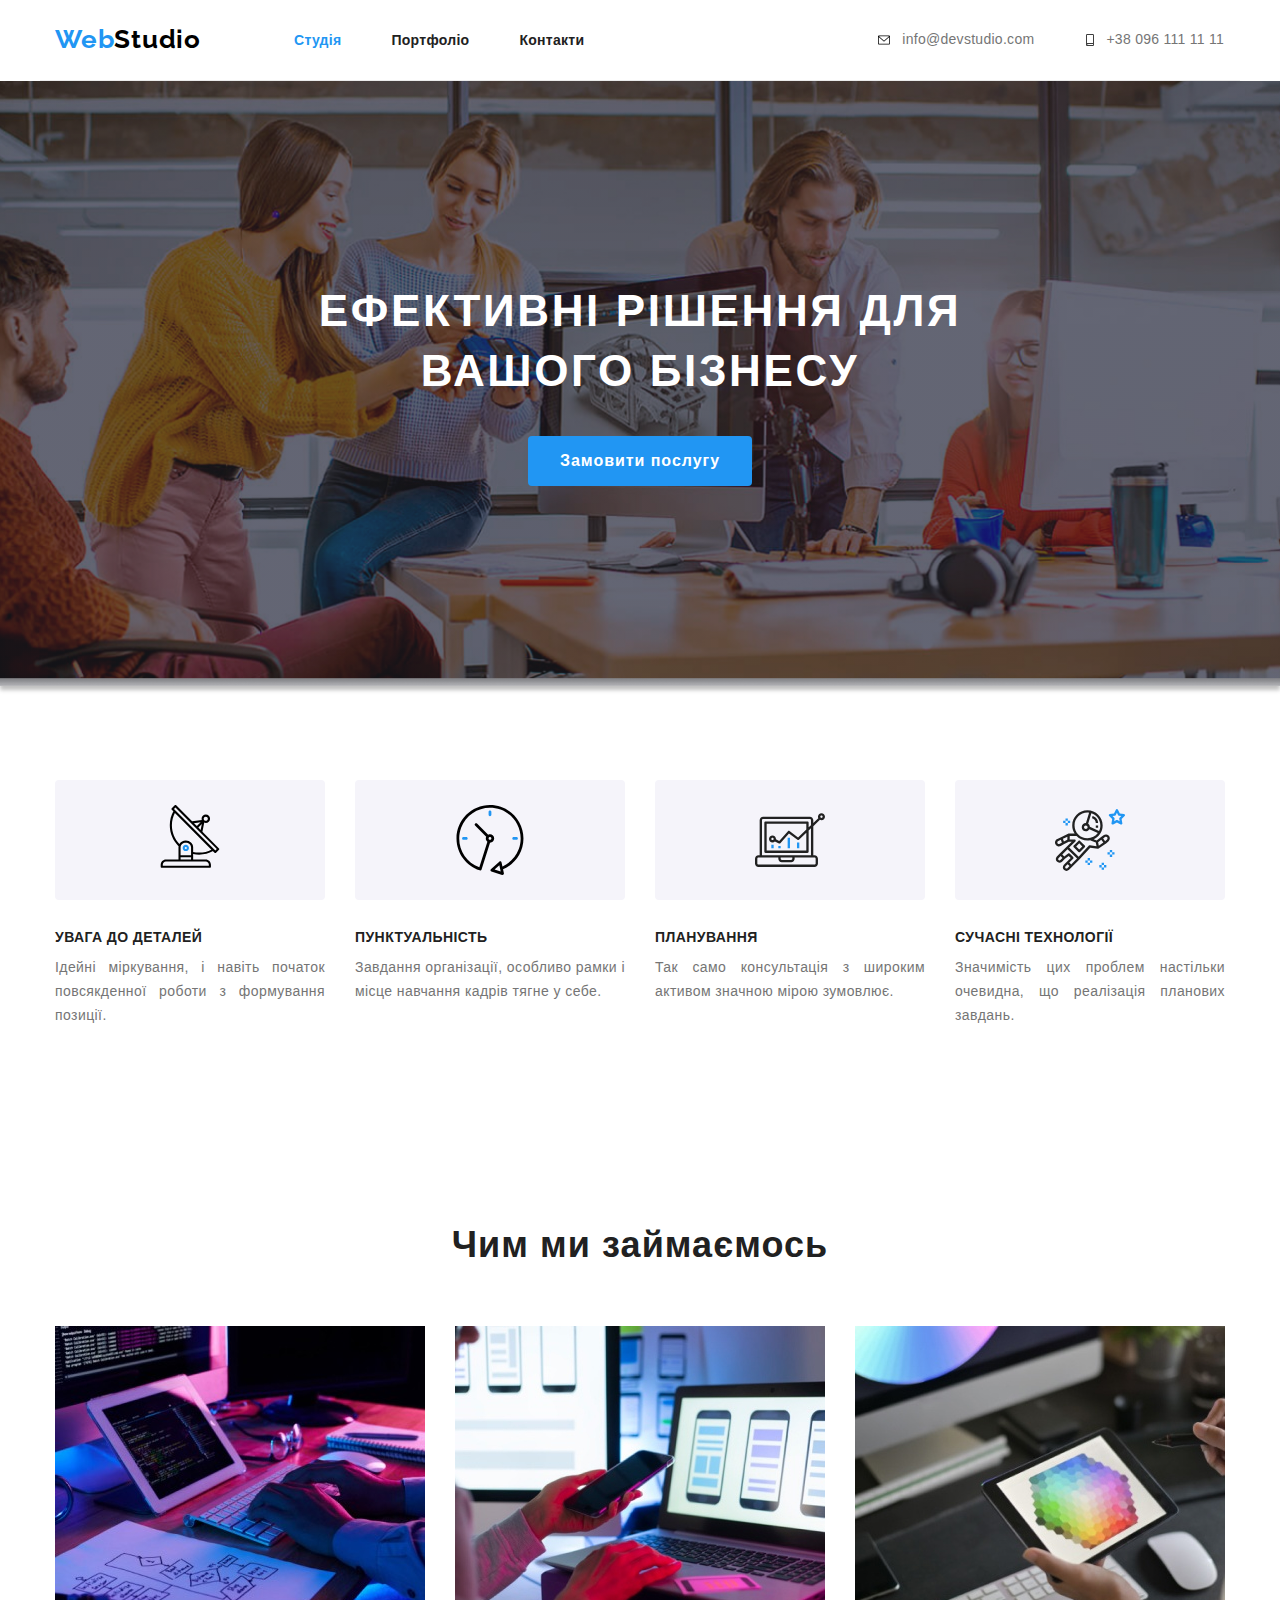
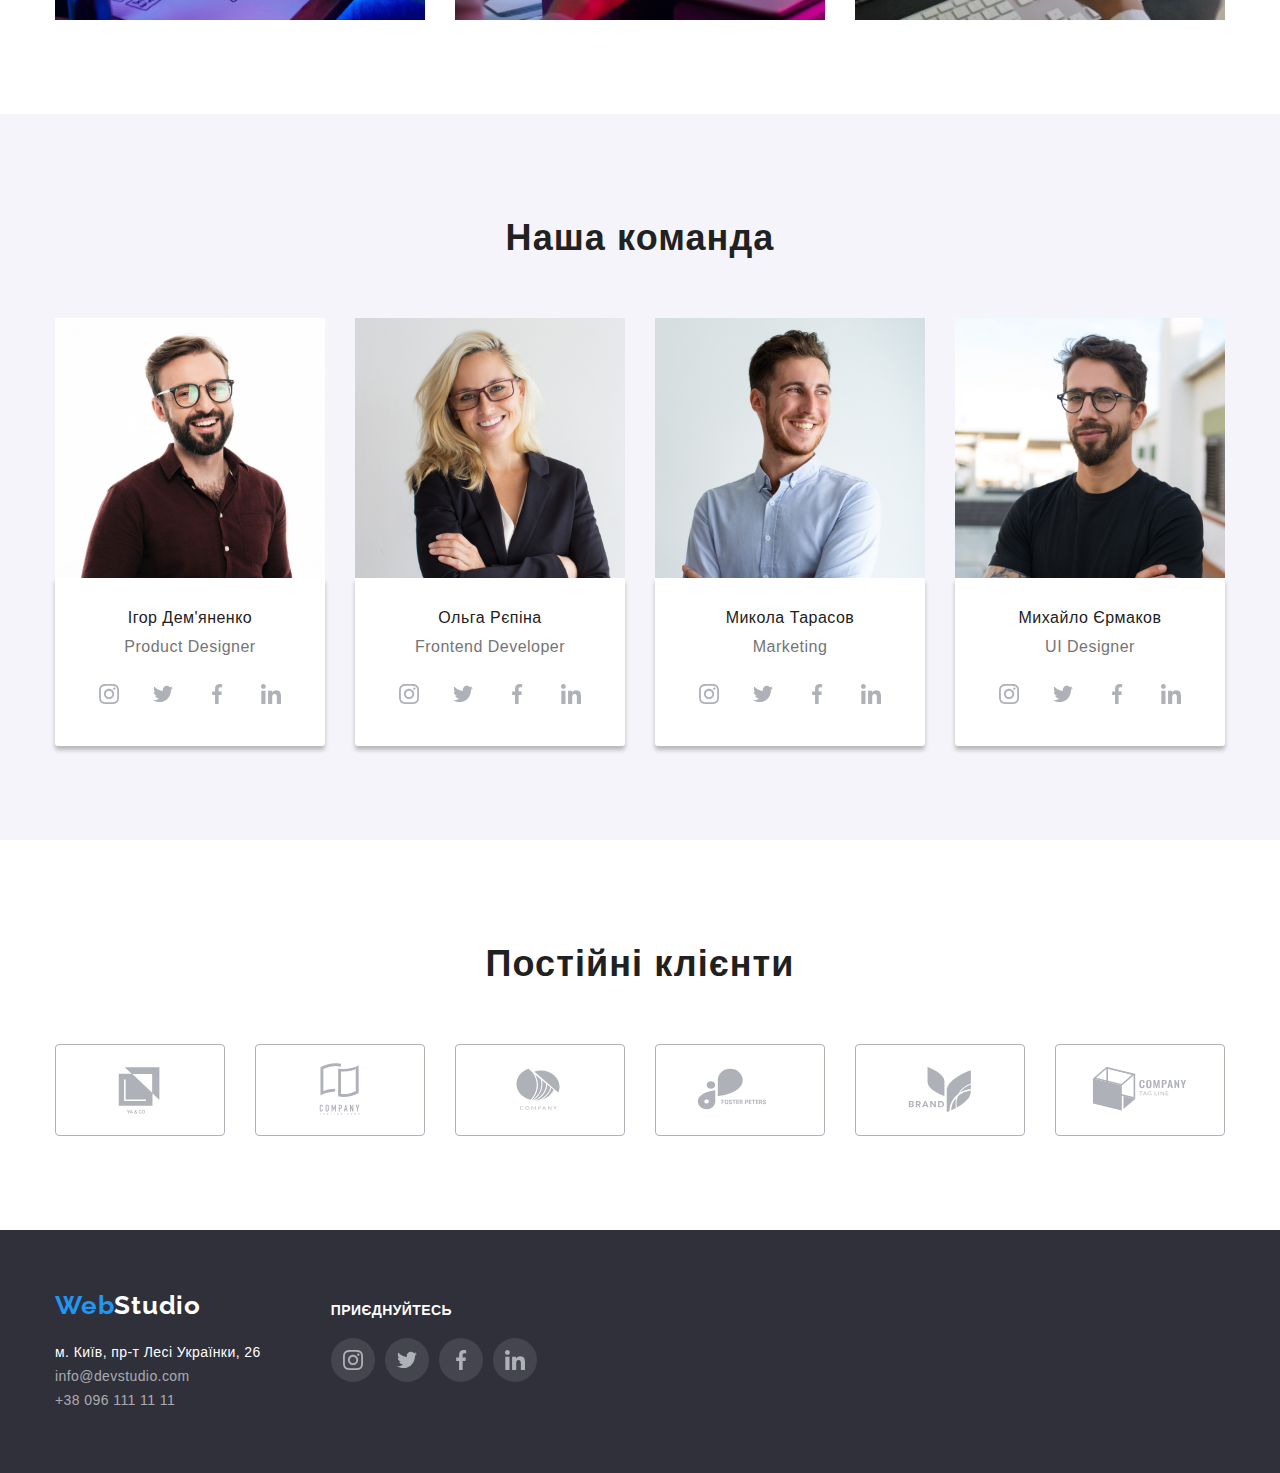
<file: index.html>
<!DOCTYPE html>
<html lang="en">

<head>
  <meta charset="UTF-8" />
  <meta http-equiv="X-UA-Compatible" content="IE=edge" />
  <meta name="viewport" content="width=device-width, initial-scale=1.0" />
  <title>WebStudio</title>
  <link rel="preconnect" href="https://fonts.googleapis.com" />
  <link rel="preconnect" href="https://fonts.gstatic.com" crossorigin />
  <link href="https://fonts.googleapis.com/css2?family=Raleway:wght@700&
    family=Roboto:wght@400;500;700;900&display=swap" rel="stylesheet" />
  <link rel="stylesheet" href="https://cdnjs.cloudflare.com/ajax/libs/modern-normalize/1.1.0/modern-normalize.min.css">
  <link rel="stylesheet" href="./css/styles.css" />
</head>

<body>

  <header class="header container">
    <a href="#" class="link logo">
      <span class="first-part-logo">Web</span><span class="second-part-logo">Studio</span>
    </a>

    <nav class="header-nav">
      <ul class="header-list list">
        <li>
          <a href="./index.html" class="header-link link active">Студія</a>
        </li>

        <li>
          <a href="./portfolio.html" class="header-link link">Портфоліо</a>
        </li>

        <li>
          <a href="#" class="header-link link">Контакти </a>
        </li>
      </ul>
    </nav>

    <div class="contacts">
      <a href="mailto:info@devstudio.com" class="header-contacts link">
        <svg width="16" height="12" class="contact-icon1"> 
          <use href="./images/icons/icons.svg#icon-envelope"></use>
        </svg>
        info@devstudio.com
      </a>
      <a href="tel:+380961111111" class="header-contacts link">
        <svg width="12" height="20" class="contact-icon2"> 
          <use href="./images/icons/icons.svg#icon-smartphone"></use>
        </svg>
        +38 096 111 11 11
      </a>
    </div>
  </header>

  <main>
    <section class="hero">
      <h1 class="hero-title">Ефективні рішення для</br> вашого бізнесу</h1>
      <button type="button" class="hero-btn">Замовити послугу</button>
    </section>
    <section class="section container">
      <ul class="feature-list list">
        <li>
          <div class="icon-box">
            <svg width="70" height="70" class="feature-icons">
              <use href="./images/icons/icons.svg#icon-antenna"></use>
            </svg>
          </div>
          <h3 class="title">Увага до деталей</h3>
          <p class="text">
            Ідейні міркування, і навіть початок повсякденної роботи з
            формування позиції.
          </p>
        </li>
        <li>
          <div class="icon-box">
            <svg width="70" height="70" class="feature-icons">
              <use href="./images/icons/icons.svg#icon-clock"></use>
            </svg>
          </div>
          <h3 class="title">Пунктуальність</h3>
          <p class="text">
            Завдання організації, особливо рамки і місце навчання кадрів тягне
            у себе.
          </p>
        </li>
        <li>
          <div class="icon-box">
            <svg width="70" height="70" class="feature-icons">
              <use href="./images/icons/icons.svg#icon-diagram"></use>
            </svg>
          </div>
          <h3 class="title">Планування</h3>
          <p class="text">
            Так само консультація з широким активом значною мірою зумовлює.
          </p>
        </li>
        <li>
          <div class="icon-box">
            <svg width="70" height="70" class="feature-icons">
              <use href="./images/icons/icons.svg#icon-astronaut"></use>
            </svg>
          </div>
          <h3 class="title">Сучасні технології</h3>
          <p class="text">
            Значимість цих проблем настільки очевидна, що реалізація планових
            завдань.
          </p>
        </li>
      </ul>
    </section>
    <section class="section container our-work">
      <h2 class="section-title">Чим ми займаємось</h2>
      <ul class="list work-item">
        <li>
          <img src="./images/box_1.jpg" alt="приклади робіт" width="370" />
        </li>
        <li>
          <img src="./images/box_2.jpg" alt="приклади робіт" width="370" />
        </li>
        <li>
          <img src="./images/box_3.jpg" alt="приклади робіт" width="370" />
        </li>
      </ul>
    </section>
<!-- Our team -->
    <section class="section-team">
      <div class="section container">
        <h2 class="section-title">Наша команда</h2>
        <ul class="team-list list">
          <li>
            <img src="./images/stuff_1.jpg" alt="наші працівники" width="270" />
            <div class="team-list-item">
              <h3 class="title">Ігор Дем'яненко</h3>
              <p class="text">Product Designer</p>
              <ul class="team-soc-list list">
                <li class="team-soc-item">
                  <a href="#" class="team-soc-link">
                    <svg width="20" height="20" class="team-soc-icon">
                      <use href="./images/icons/icons.svg#icon-instagram"></use>
                    </svg>
                  </a>
                </li>
                <li class="team-soc-item">
                  <a href="#" class="team-soc-link">
                    <svg width="20" height="20" class="team-soc-icon">
                      <use href="./images/icons/icons.svg#icon-twitter"></use>
                    </svg>
                  </a>
                </li>
                <li class="team-soc-item">
                  <a href="#" class="team-soc-link">
                    <svg width="20" height="20" class="team-soc-icon">
                      <use href="./images/icons/icons.svg#icon-facebook"></use>
                    </svg>
                  </a>
                </li>
                <li class="team-soc-item">
                  <a href="#" class="team-soc-link">
                    <svg width="20" height="20" class="team-soc-icon">
                      <use href="./images/icons/icons.svg#icon-linkedin"></use>
                    </svg>
                  </a>
                </li>
              </ul>
            </div>
          </li>
          <li>
            <img src="./images/stuff_2.jpg" alt="наші працівники" width="270" />
            <div class="team-list-item">
              <h3 class="title">Ольга Рєпіна</h3>
              <p class="text">Frontend Developer</p>
              <ul class="team-soc-list list">
                <li class="team-soc-item">
                  <a href="#" class="team-soc-link">
                    <svg width="20" height="20" class="team-soc-icon">
                      <use href="./images/icons/icons.svg#icon-instagram"></use>
                    </svg>
                  </a>
                </li>
                <li class="team-soc-item">
                  <a href="#" class="team-soc-link">
                    <svg width="20" height="20" class="team-soc-icon">
                      <use href="./images/icons/icons.svg#icon-twitter"></use>
                    </svg>
                  </a>
                </li>
                <li class="team-soc-item">
                  <a href="#" class="team-soc-link">
                    <svg width="20" height="20" class="team-soc-icon">
                      <use href="./images/icons/icons.svg#icon-facebook"></use>
                    </svg>
                  </a>
                </li>
                <li class="team-soc-item">
                  <a href="#" class="team-soc-link">
                    <svg width="20" height="20" class="team-soc-icon">
                      <use href="./images/icons/icons.svg#icon-linkedin"></use>
                    </svg>
                  </a>
                </li>
              </ul>
            </div>
          </li>
          <li>
            <img src="./images/stuff_3.jpg" alt="наші працівники" width="270" />
            <div class="team-list-item">
              <h3 class="title">Микола Тарасов</h3>
              <p class="text">Marketing</p>
              <ul class="team-soc-list list">
                <li class="team-soc-item">
                  <a href="#" class="team-soc-link">
                    <svg width="20" height="20" class="team-soc-icon">
                      <use href="./images/icons/icons.svg#icon-instagram"></use>
                    </svg>
                  </a>
                </li>
                <li class="team-soc-item">
                  <a href="#" class="team-soc-link">
                    <svg width="20" height="20" class="team-soc-icon">
                      <use href="./images/icons/icons.svg#icon-twitter"></use>
                    </svg>
                  </a>
                </li>
                <li class="team-soc-item">
                  <a href="#" class="team-soc-link">
                    <svg width="20" height="20" class="team-soc-icon">
                      <use href="./images/icons/icons.svg#icon-facebook"></use>
                    </svg>
                  </a>
                </li>
                <li class="team-soc-item">
                  <a href="#" class="team-soc-link">
                    <svg width="20" height="20" class="team-soc-icon">
                      <use href="./images/icons/icons.svg#icon-linkedin"></use>
                    </svg>
                  </a>
                </li>
              </ul>
            </div>
          </li>
          <li>
            <img src="./images/stuff_4.jpg" alt="наші працівники" width="270" />
            <div class="team-list-item">
              <h3 class="title">Михайло Єрмаков</h3>
              <p class="text">UI Designer</p>
              <ul class="team-soc-list list">
                <li class="team-soc-item">
                  <a href="#" class="team-soc-link">
                    <svg width="20" height="20" class="team-soc-icon">
                      <use href="./images/icons/icons.svg#icon-instagram"></use>
                    </svg>
                  </a>
                </li>
                <li class="team-soc-item">
                  <a href="#" class="team-soc-link">
                    <svg width="20" height="20" class="team-soc-icon">
                      <use href="./images/icons/icons.svg#icon-twitter"></use>
                    </svg>
                  </a>
                </li>
                <li class="team-soc-item">
                  <a href="#" class="team-soc-link">
                    <svg width="20" height="20" class="team-soc-icon">
                      <use href="./images/icons/icons.svg#icon-facebook"></use>
                    </svg>
                  </a>
                </li>
                <li class="team-soc-item">
                  <a href="#" class="team-soc-link">
                    <svg width="20" height="20" class="team-soc-icon">
                      <use href="./images/icons/icons.svg#icon-linkedin"></use>
                    </svg>
                  </a>
                </li>
              </ul>
            </div>
          </li>
        </ul>
      </div>
    </section>
    <!-- section clients -->
    <section class="section-clients">
      <div class="section container">
        <h2 class="section-title clients">Постійні клієнти</h2>
        <ul class="clients-list list">
          <li class="clients-item">
            <a href="#" class="clients-link">
              <svg width="106" height="60" class="clients-icon">
                <use href="./images/icons/icons.svg#icon-logo"></use>
              </svg>
            </a>
          </li>
          <li class="clients-item">
            <a href="#" class="clients-link">
              <svg width="106" height="60" class="clients-icon">
                <use href="./images/icons/icons.svg#icon-logo-1"></use>
              </svg>
            </a>
          </li>
          <li class="clients-item">
            <a href="#" class="clients-link">
              <svg width="106" height="60" class="clients-icon">
                <use href="./images/icons/icons.svg#icon-logo-2"></use>
              </svg>
            </a>
          </li>
          <li class="clients-item">
            <a href="#" class="clients-link">
              <svg width="106" height="60" class="clients-icon">
                <use href="./images/icons/icons.svg#icon-logo-3"></use>
              </svg>
            </a>
          </li>
          <li class="clients-item">
            <a href="#" class="clients-link">
              <svg width="106" height="60" class="clients-icon">
                <use href="./images/icons/icons.svg#icon-logo-4"></use>
              </svg>
            </a>
          </li>
          <li class="clients-item">
            <a href="#" class="clients-link">
              <svg width="106" height="60" class="clients-icon">
                <use href="./images/icons/icons.svg#icon-logo-5"></use>
              </svg>
            </a>
          </li>
        </ul>
      </div>
    </section>


  </main>

  <footer class="footer">
    <div class="container">
      <div>
        <h2 class="footer-logo">
          <span class="first-part-logo">Web</span><span class="second-part-logo">Studio</span>
        </h2>
        <address>
          <p class="address-text">м. Київ, пр-т Лесі Українки, 26</p>
          <a href="mailto:info@devstudio.com" class="footer-mail link">info@devstudio.com</a>
          <a href="tel:+380961111111" class="footer-tel link">+38 096 111 11 11</a>
        </address>
      </div>
      <div class="footer-soc-icons">
              <h3 class="title">приєднуйтесь</h3>
              <div class="team-list-item footer-icon">
              <ul class="team-soc-list list">
                <li class="team-soc-item">
                  <a href="#" class="team-soc-link">
                    <svg width="20" height="20" class="team-soc-icon">
                      <use href="./images/icons/icons.svg#icon-instagram"></use>
                    </svg>
                  </a>
                </li>
                <li class="team-soc-item">
                  <a href="#" class="team-soc-link">
                    <svg width="20" height="20" class="team-soc-icon">
                      <use href="./images/icons/icons.svg#icon-twitter"></use>
                    </svg>
                  </a>
                </li>
                <li class="team-soc-item">
                  <a href="#" class="team-soc-link">
                    <svg width="20" height="20" class="team-soc-icon">
                      <use href="./images/icons/icons.svg#icon-facebook"></use>
                    </svg>
                  </a>
                </li>
                <li class="team-soc-item">
                  <a href="#" class="team-soc-link">
                    <svg width="20" height="20" class="team-soc-icon">
                      <use href="./images/icons/icons.svg#icon-linkedin"></use>
                    </svg>
                  </a>
                </li>
              </ul>
      </div>

    </div>

  </footer>
</body>

</html>


<!--for commit then delate -->
</file>
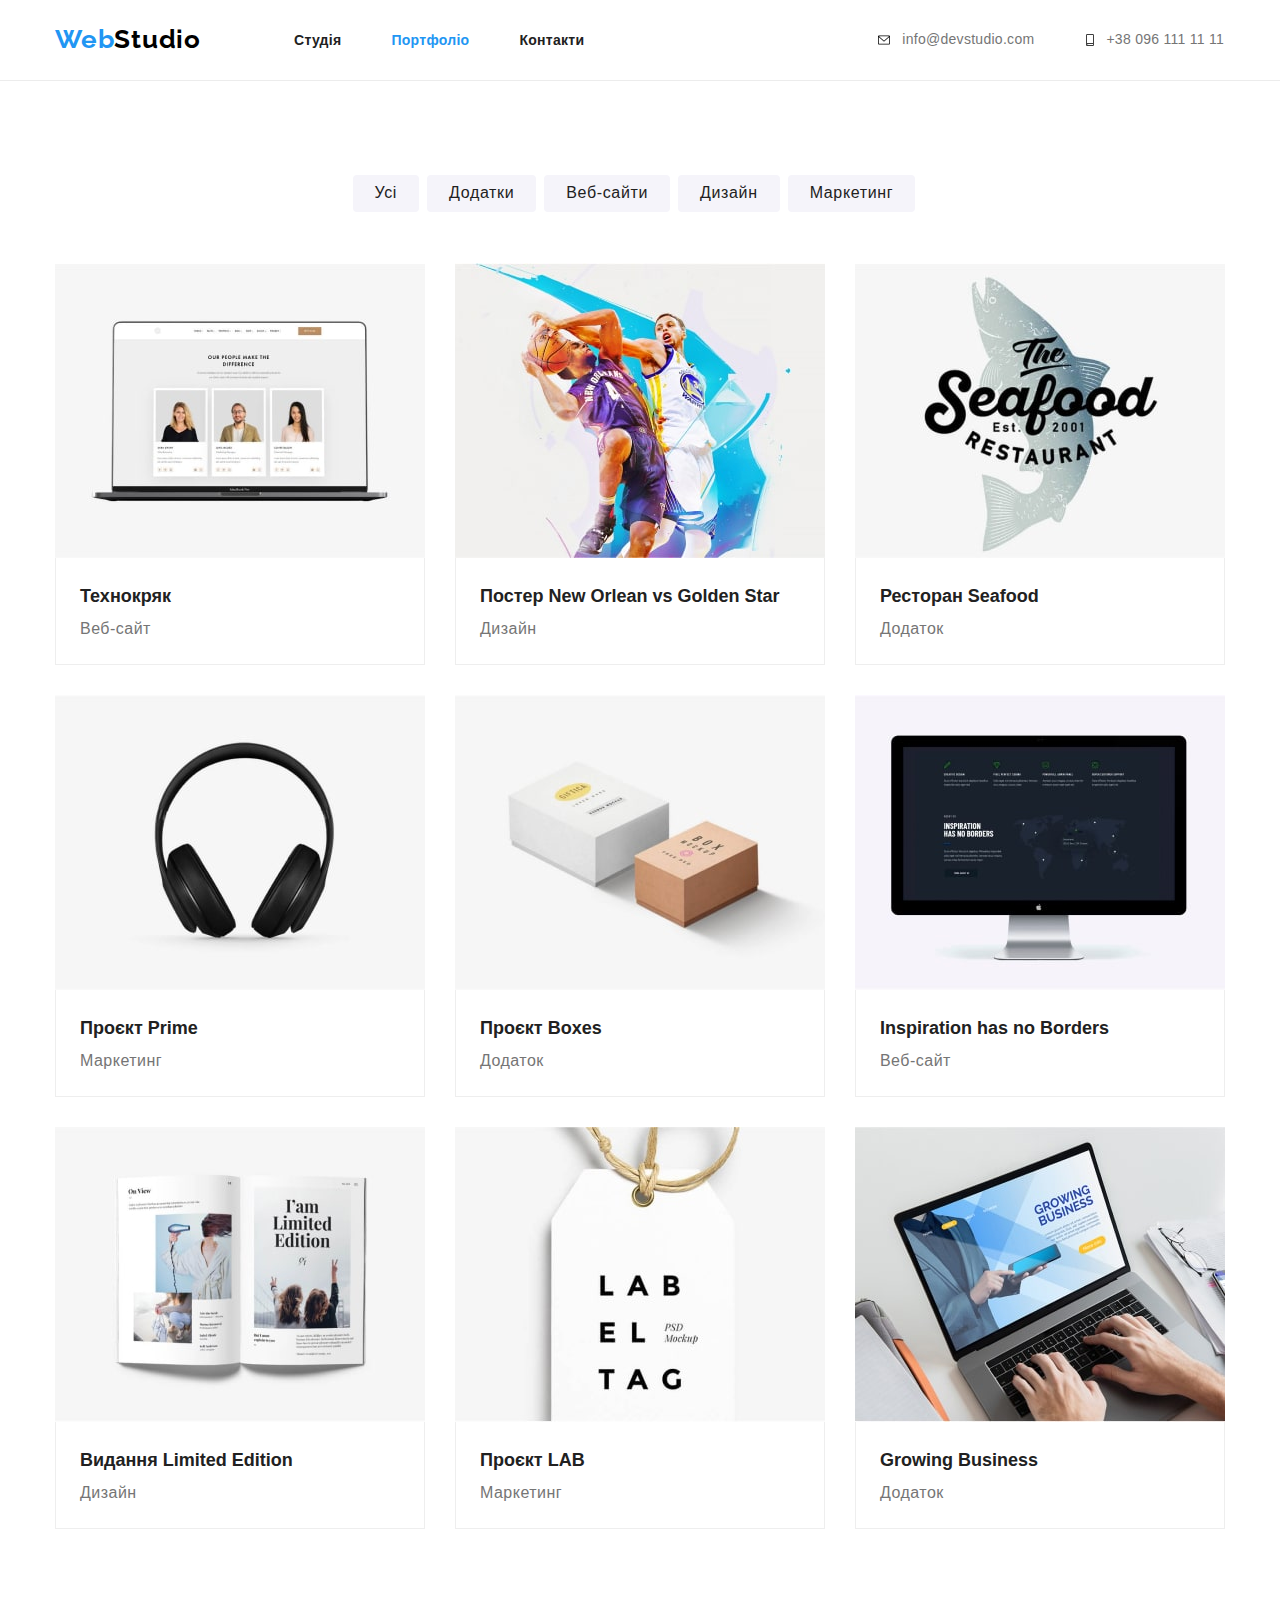
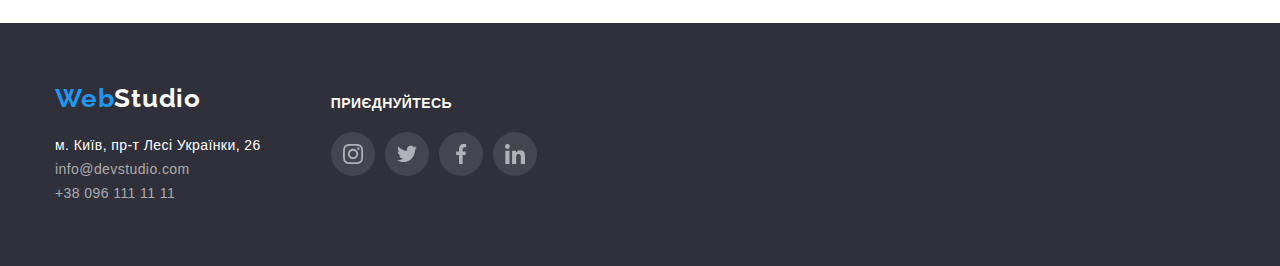
<file: portfolio.html>
<!DOCTYPE html>
<html lang="en">
  <head>
    <meta charset="UTF-8" />
    <meta http-equiv="X-UA-Compatible" content="IE=edge" />
    <meta name="viewport" content="width=device-width, initial-scale=1.0" />
    <title>WebStudio</title>
    <link rel="preconnect" href="https://fonts.googleapis.com" />
    <link rel="preconnect" href="https://fonts.gstatic.com" crossorigin />
    <link
      href="https://fonts.googleapis.com/css2?family=Raleway:wght@700&
    family=Roboto:wght@400;500;700;900&display=swap"
      rel="stylesheet"
    />
    <link rel="stylesheet" href="https://cdnjs.cloudflare.com/ajax/libs/modern-normalize/1.1.0/modern-normalize.min.css">
    <link rel="stylesheet" href="./css/styles.css" />
  </head>
    
  <body>
  
    <!-- Шапка сайта -->
    <header class="header">
      <div class="container">
        <a href="#" class="link logo">
          <span class="first-part-logo">Web</span><span class="second-part-logo">Studio</span>
        </a>

        <nav class="header-nav">
          <ul class="header-list list">
            <li><a href="./index.html" class="header-link link">Студія</a></li>
            <li>
              <a href="./portfolio.html" class="header-link active link">Портфоліо</a>
            </li>
            <li><a href="#" class="header-link link">Контакти </a></li>
          </ul>
        </nav>
        <div class="contacts">
          <a href="mailto:info@devstudio.com" class="header-contacts link">
            <svg width="16" height="12" class="contact-icon1"> 
              <use href="./images/icons/icons.svg#icon-envelope"></use>
            </svg>
            info@devstudio.com
          </a>
          <a href="tel:+380961111111" class="header-contacts link">
            <svg width="12" height="20" class="contact-icon2"> 
              <use href="./images/icons/icons.svg#icon-smartphone"></use>
            </svg>
            +38 096 111 11 11
          </a>
        </div>
    </header>

    <main>
      <section class="section">
        <div class="container">        
          <ul class="project-filter list btn-container">
            <li><button type="button" class="button btn-filter">Усі</button></li>
            <li><button type="button" class="button btn-filter">Додатки</button></li>
            <li><button type="button" class="button btn-filter">Веб-сайти</button></li>
            <li><button type="button" class="button btn-filter">Дизайн</button></li>
            <li><button type="button" class="button btn-filter">Маркетинг</button></li>
          </ul>
        </div>
        <div class="container">
          <ul class="project-list list flex-container">
            <li class="flex-element">
                <img src="./images/portfolio/foto_1.jpg" alt="Макет сайта" width="370"/>
                <div class="project-content">
                  <h3 class="title">Технокряк</h3>
                  <p class="text">Веб-сайт</p>
                </div>
              </li>
            <li class="flex-element">
                <img src="./images/portfolio/foto_2.jpg" alt="Баскетболісти" width="370"/>
                <div class="project-content">
                  <h3 class="title">Постер New Orlean vs Golden Star</h3>
                  <p class="text">Дизайн</p>
                </div>
            </li>
            <li class="flex-element">
                <img src="./images/portfolio/foto_3.jpg" alt="Проект додатку" width="370"/>
                <div class="project-content">
                  <h3 class="title">Ресторан Seafood</h3>
                  <p class="text">Додаток</p>
                </div>
              </li>
            <li class="flex-element">  
                <img src="./images/portfolio/foto_4.jpg" alt="Маркетингові рішення" width="370"/>
               <div class="project-content"> 
                <h3 class="title">Проєкт Prime</h3>
                <p class="text">Маркетинг</p>
              </div>
            </li>
            <li class="flex-element">
                <img src="./images/portfolio/foto_5.jpg" alt="Проект додатку" width="370"/>
                <div class="project-content"> 
                  <h3 class="title">Проєкт Boxes</h3>
                  <p class="text">Додаток</p> 
                </div> 
            </li>
            <li class="flex-element">
                <img src="./images/portfolio/foto_6.jpg" alt="Макет сайта" width="370"/>
                <div class="project-content">
                  <h3 class="title">Inspiration has no Borders</h3>
                  <p class="text">Веб-сайт</p>
                </div>
            </li>
            <li class="flex-element">
                <img src="./images/portfolio/foto_7.jpg" alt="Журнал" width="370"/>
                <div class="project-content">
                  <h3 class="title">Видання Limited Edition</h3>
                <p class="text">Дизайн</p>
                </div>
            </li>
            <li class="flex-element">
                <img src="./images/portfolio/foto_8.jpg" alt="Маркетинговий проект" width="370"/>
                <div class="project-content">
                  <h3 class="title">Проєкт LAB</h3>
                  <p class="text">Маркетинг</p>
                </div>
            </li>
            <li class="flex-element">
                <img src="./images/portfolio/foto_9.jpg" alt="Проект додатку" width="370"/>
               <div class="project-content">
                <h3 class="title">Growing Business</h3>
                <p class="text">Додаток</p>
               </div> 
            </li>
          </ul>
        </div>
        
      </section>
    </main>
    <footer class="footer">
      <div class="container">
        <div>
          <h2 class="footer-logo">
            <span class="first-part-logo">Web</span><span class="second-part-logo">Studio</span>
          </h2>
          <address>
            <p class="address-text">м. Київ, пр-т Лесі Українки, 26</p>
            <a href="mailto:info@devstudio.com" class="footer-mail link">info@devstudio.com</a>
            <a href="tel:+380961111111" class="footer-tel link">+38 096 111 11 11</a>
          </address>
        </div>
        <div class="footer-soc-icons">
                <h3 class="title">приєднуйтесь</h3>
                <div class="team-list-item footer-icon">
                <ul class="team-soc-list list">
                  <li class="team-soc-item">
                    <a href="#" class="team-soc-link">
                      <svg width="20" height="20" class="team-soc-icon">
                        <use href="./images/icons/icons.svg#icon-instagram"></use>
                      </svg>
                    </a>
                  </li>
                  <li class="team-soc-item">
                    <a href="#" class="team-soc-link">
                      <svg width="20" height="20" class="team-soc-icon">
                        <use href="./images/icons/icons.svg#icon-twitter"></use>
                      </svg>
                    </a>
                  </li>
                  <li class="team-soc-item">
                    <a href="#" class="team-soc-link">
                      <svg width="20" height="20" class="team-soc-icon">
                        <use href="./images/icons/icons.svg#icon-facebook"></use>
                      </svg>
                    </a>
                  </li>
                  <li class="team-soc-item">
                    <a href="#" class="team-soc-link">
                      <svg width="20" height="20" class="team-soc-icon">
                        <use href="./images/icons/icons.svg#icon-linkedin"></use>
                      </svg>
                    </a>
                  </li>
                </ul>
        </div>
  
      </div>
  
    </footer>
  </body>
</html>
</file>
<file: css/styles.css>
:root {
  --title-text-color: #212121;
  --accent-color: #2196f3;
  --primary-white-color: #ffffff;
  --primary-black-color: #000000;
  --bg-dark-color: #2f303a;
  --bg-light-grey-color: #f5f4fa;
  --footer-contacts-color: rgba(255, 255, 255, 0.6);
  --icon-logo-border: #afb1b8;
}

body {
  font-family: "roboto", sans-serif;
  color: #757575;
}

.link {
  text-decoration: none;
}

.list {
  list-style-type: none;
}

img {
  display: block;
}

/* --HEADER-- */
.header {
  background-color: #ffffff;
  border-bottom: 1px solid #ececec;
}
.header-nav {
  display: flex;
  align-items: stretch;
}

.container {
  display: flex;
  width: 1200px;
  padding-left: 15px;
  padding-right: 15px;
  margin: auto;
}

.header-container {
  display: flex;
  align-items: center;
}

.logo {
  padding-top: 24px;
  padding-bottom: 25px;
  margin-right: 93px;
}

h1,
h2,
h3,
h4,
h5,
h6,
p,
ul {
  margin-top: 0;
  margin-bottom: 0;
  padding-left: 0;
  padding-right: 0;
  padding-inline-start: 0;
}

.contacts {
  display: inline-flex;
  align-items: center;
  justify-content: center;
}

.header-list {
  display: flex;
  align-items: center;
  margin-right: 292px;
}

.header-list li {
  margin-left: 50px;
}

.header-list li:first-child {
  margin-left: 0;
}

.header-contacts + .header-contacts {
  margin-left: 50px;
}

.section {
  padding-top: 94px;
  padding-bottom: 94px;
}

.btn-container {
  width: 575px;
  display: flex;
  align-items: center;
  margin: 0 auto 51px;
}

.btn-filter {
  padding: 6px 22px;
  margin-right: 8px;
  line-height: 1.56;
  font-size: 16px;
  letter-spacing: 0.04em;
  font-family: "Roboto", sans-serif;
  font-weight: 500;
}

li:nth-last-child(1) .btn-filter {
  margin-right: 0;
}

.flex-container {
  display: flex;
  flex-wrap: wrap;
}

.flex-element {
  width: calc((100% - 60px) / 3);
  margin-right: 30px;
  margin-bottom: 30px;
}
.flex-element:hover,
.flex-element:focus {
  box-shadow: 0px 4px 4px rgba(0, 0, 0, 0.25);
}

.flex-element:nth-child(3n) {
  margin-right: 0;
}

.flex-element:nth-last-child(-n + 3) {
  margin-bottom: 0;
}

.project-content {
  padding: 20px 24px;
  border-left: 1px solid #eeeeee;
  border-right: 1px solid #eeeeee;
  border-bottom: 1px solid #eeeeee;
}

.feature-list {
  display: flex;
  text-align: justify;
}

.feature-list li {
  margin-right: 30px;
}

.feature-list li:last-child {
  margin-right: 0;
}

.container.our-work {
  display: block;
}

.work-item li:last-child {
  margin-right: 0;
}

.work-item {
  display: flex;
}

.work-item li {
  margin-right: 30px;
}

li:nth-last-child(1) .work-item {
  margin-right: 0;
}

.first-part-logo {
  font-family: "Raleway";
  font-style: normal;
  font-weight: 700;
  font-size: 26px;
  line-height: 1.19;
  letter-spacing: 0.03em;
  color: var(--accent-color);
}

.second-part-logo {
  font-family: "Raleway";
  font-style: normal;
  font-weight: 700;
  font-size: 26px;
  line-height: 1.19;
  letter-spacing: 0.03em;
}

.header .second-part-logo {
  color: var(--primary-black-color);
}

.header-link {
  font-weight: 700;
  font-size: 14px;
  line-height: 1.14;
  letter-spacing: 0.02em;
  color: var(--title-text-color);
}

.header-link:hover,
.header-link:focus {
  color: var(--accent-color);
}

.header-link.active {
  color: var(--accent-color);
}

.header-contacts {
  display: flex;
  font-weight: 500;
  font-size: 14px;
  line-height: 1.14;
  letter-spacing: 0.02em;
  color: inherit;
  align-items: center;
}

.header-contacts:hover,
.header-contacts:focus {
  color: var(--accent-color);
}

.contact-icon1 {
  margin-right: 10px;
}

.contact-icon2 {
  margin-right: 10px;
}

a.header-contacts:hover .contact-icon1, 
a.header-contacts:hover .contact-icon2 {
  fill: var(--accent-color);
}


a.header-contacts:focus .contact-icon1,
a.header-contacts:focus .contact-icon2 {
  fill: var(--accent-color);
}

/* --MAIN-- */

/* --HERO-- */
.hero {
  max-width: 1600px;
  margin-right: auto;
  margin-left: auto;
  background-image: linear-gradient(
      to right,
      rgba(47, 48, 58, 0.4),
      rgba(47, 48, 58, 0.4)
    ),
    url("../images/hero_img.jpg");
  background-repeat: no-repeat;
  background-position: center;
  background-size: cover;
  box-shadow: 0px 4px 4px rgba(0, 0, 0, 0.25);
  padding-top: 200px;
  padding-bottom: 200px;
}

.hero-title {
  font-weight: 900;
  font-size: 44px;
  line-height: 1.36;
  text-align: center;
  letter-spacing: 0.06em;
  text-transform: uppercase;
  color: var(--primary-white-color);
  margin: 0 auto 35px;
  text-align: center;
}

.hero-btn {
  font-family: inherit;
  border: none;
  border-radius: 4px;
  font-weight: 700;
  font-size: 16px;
  line-height: 1.88;
  display: flex;
  align-items: center;
  text-align: center;
  letter-spacing: 0.06em;
  color: var(--primary-white-color);
  background: var(--accent-color);
  margin: 0 auto;
  padding: 10px 32px;
}

.section-title {
  font-weight: 700;
  font-size: 36px;
  line-height: 1.67;
  text-align: center;
  letter-spacing: 0.03em;
  color: var(--title-text-color);
  margin-bottom: 50px;
}

/* --FEATURES start-- */
.feature-list .title {
  font-weight: 700;
  font-size: 14px;
  line-height: 1.14;
  letter-spacing: 0.03em;
  text-transform: uppercase;
  color: var(--title-text-color);
  padding-bottom: 10px;
}

.feature-list .text {
  font-size: 14px;
  line-height: 1.71;
  letter-spacing: 0.03em;
  width: 270px;
}
/* --FEATURES end-- */

/* --TEAM-- */
.section-team {
  background: var(--bg-light-grey-color);
}

.section-team .container {
  display: block;
}

.team-list {
  display: flex;
  justify-content: space-between;
}

.team-list .title {
  font-weight: 500;
  font-size: 16px;
  line-height: 1.19;
  text-align: center;
  letter-spacing: 0.03em;
  margin-bottom: 10px;
  color: var(--title-text-color);
}

.team-list-item {
  background: var(--primary-white-color);
  padding-top: 30px;
  padding-bottom: 30px;
  box-shadow: 0px 4px 4px rgba(0, 0, 0, 0.25);
  border-bottom-left-radius: 3px;
  border-bottom-right-radius: 3px;
}

.team-list .text {
  font-size: 16px;
  line-height: 1.19;
  text-align: center;
  letter-spacing: 0.03em;
  margin-bottom: 16px;
}
/* --TEAM end-- */
/* --MAIN end-- */

/* --FOOTER start*/
address {
  font-style: normal;
}

.footer {
  padding-top: 60px;
  padding-bottom: 60px;
  background-color: var(--bg-dark-color);
}

.address-text {
  font-size: 14px;
  line-height: 1.71;
  letter-spacing: 0.03em;

  color: var(--primary-white-color);
}

.footer-logo {
  margin-bottom: 20px;
}

.footer-mail,
.footer-tel {
  display: block;
  font-size: 14px;
  line-height: 1.71;
  letter-spacing: 0.03em;
  color: var(--footer-contacts-color);
}

.footer .second-part-logo {
  color: var(--primary-white-color);
}
/* --FOOTER end-- */

/* --BUTTON portfolio-- */
.button {
  font-family: inherit;
  cursor: pointer;
  border: none;
  border-radius: 4px;
  font-weight: 500;
  background-color: var(--bg-light-grey-color);
}

.project-filter .button {
  color: var(--title-text-color);
}

.project-filter .button:hover,
.project-filter .button:focus {
  color: var(--primary-white-color);
  background-color: var(--accent-color);
}

.project-list .title {
  font-weight: 700;
  font-size: 18px;
  line-height: 2;
  color: var(--title-text-color);
}

.project-list .text {
  font-size: 16px;
  line-height: 1.88;
  letter-spacing: 0.03em;
}

/* HM4 */
/* наші переваги */

.icon-box {
  justify-content: center;
  display: flex;
  padding: 25px 100px;
  background-color: #f5f4fa;
  border-radius: 4px;
  margin-bottom: 30px;
}

/* наша команда */
.team-soc-list {
  display: flex;
  justify-content: center;
}

.team-soc-item:not(:last-child) {
  margin-right: 10px;
}

.team-soc-link {
  display: flex;
  width: 44px;
  height: 44px;
  border-radius: 50%;
  color: #afb1b8;
  background-color: rgba(255, 255, 255, 0.1);
  justify-content: center;
  align-items: center;
}

.team-soc-link:hover,
.team-soc-link:focus {
  color: var(--primary-white-color);
  background-color: var(--accent-color);
}

.team-soc-icon {
  fill: currentColor;
  align-items: center;
  justify-content: center;
}

/* our clients */
.section-clients {
  background: var(--primary-white-color);
}

.clients {
  /* margin-top: 94px; */
}

.section-clients .container {
  display: block;
}

.clients-list {
  display: flex;
  justify-content: center;
}
.clients-item {
  width: 170px;
  height: 92px;
  }

.clients-item:not(:last-child) {
  margin-right: 30px;
}

.clients-link {
  display: flex;
  width: 100%;
  height: 100%;
  justify-content: center;
  align-items: center;
  border: 1px solid var(--icon-logo-border);
  border-radius: 4px;

}

.clients-link:hover,
.clients-link:focus {
  border: 1px solid var(--accent-color);
}

.clients-icon {
  align-items: center;
  justify-content: center;
  fill: var(--icon-logo-border);
}

.clients-link:hover .clients-icon,
.clients-link:focus .clients-icon {
  fill: var(--accent-color);
}

.footer .title {
  font-weight: 700;
  font-size: 14px;
  line-height: 1.19;
  text-align: center;
  letter-spacing: 0.03em;
  margin-bottom: 10px;
  margin-top: 12px;
  color: var(--primary-white-color);
  text-transform: uppercase;
  display: flex;
  justify-content: flex-start;
}

/* тест */
.footer-icon {
  background-color: var(--bg-dark-color);
  box-shadow: none;
  border-radius: 0px;
  margin-top: 20px;
  padding-top: 0;
}

.footer-soc-icons {
  margin-left: 70px;
}
</file>
